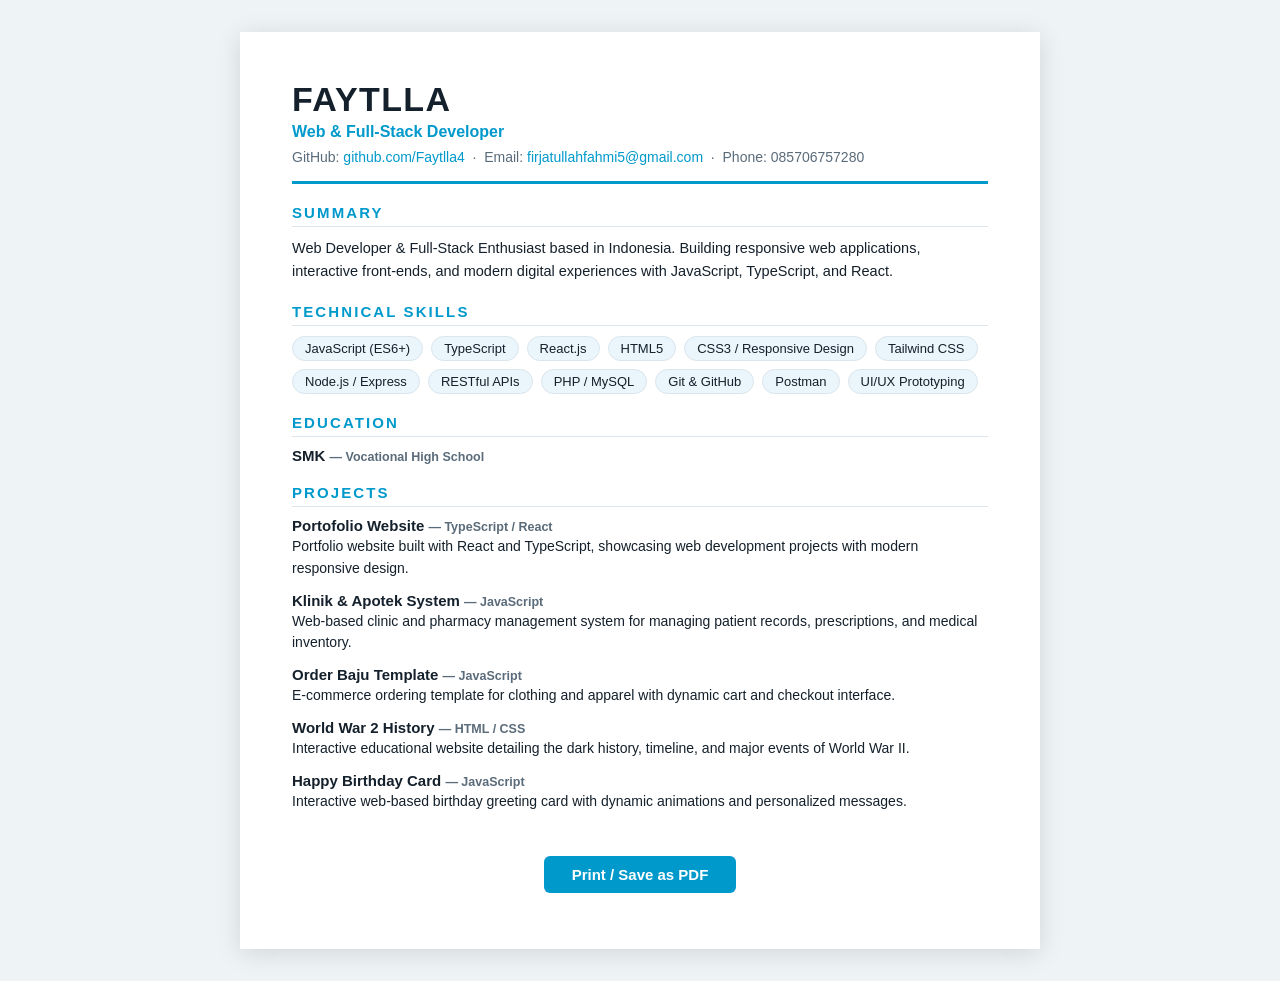
<file: assets/cv/Faytlla_CV.html>
<!DOCTYPE html>
<html lang="en">
<head>
<meta charset="UTF-8">
<meta name="viewport" content="width=device-width, initial-scale=1.0">
<title>Faytlla — CV</title>
<style>
  :root { --accent: #0099cc; --ink: #14202b; --muted: #5a6b7a; --line: #dbe5ec; }
  * { margin: 0; padding: 0; box-sizing: border-box; }
  body { font-family: 'Segoe UI', Arial, Helvetica, sans-serif; color: var(--ink); background: #eef3f6; }
  .sheet {
    max-width: 800px; margin: 32px auto; background: #fff;
    padding: 48px 52px; box-shadow: 0 4px 24px rgba(0,0,0,.12);
  }
  header { border-bottom: 3px solid var(--accent); padding-bottom: 16px; margin-bottom: 20px; }
  header h1 { font-size: 34px; letter-spacing: .04em; text-transform: uppercase; }
  header .role { color: var(--accent); font-weight: 700; font-size: 16px; margin-top: 4px; }
  header .links { margin-top: 8px; font-size: 14px; color: var(--muted); }
  header .links a { color: var(--accent); text-decoration: none; }
  section { margin-bottom: 20px; }
  h2 {
    font-size: 15px; text-transform: uppercase; letter-spacing: .14em;
    color: var(--accent); border-bottom: 1px solid var(--line);
    padding-bottom: 5px; margin-bottom: 10px;
  }
  p.summary { font-size: 14.5px; line-height: 1.6; }
  .skills { display: flex; flex-wrap: wrap; gap: 8px; }
  .skills span {
    font-size: 13px; background: #eaf6fb; border: 1px solid var(--line);
    border-radius: 20px; padding: 4px 12px;
  }
  .proj { margin-bottom: 12px; }
  .proj h3 { font-size: 15px; }
  .proj h3 a { color: var(--ink); text-decoration: none; }
  .proj h3 a:hover { color: var(--accent); }
  .proj .stack { font-size: 12.5px; color: var(--muted); font-weight: 600; }
  .proj p { font-size: 14px; line-height: 1.55; margin-top: 2px; }
  .print-bar { text-align: center; margin: 0 auto 8px; padding-top: 24px; }
  .print-bar button {
    background: var(--accent); color: #fff; border: 0; border-radius: 6px;
    font-size: 15px; font-weight: 700; padding: 10px 28px; cursor: pointer;
  }
  @media print {
    body { background: #fff; }
    .sheet { box-shadow: none; margin: 0; max-width: none; padding: 0; }
    .print-bar { display: none; }
    a { text-decoration: none; color: var(--ink); }
  }
</style>
</head>
<body>
<div class="sheet">
  <header>
    <h1>Faytlla</h1>
    <div class="role">Web &amp; Full-Stack Developer</div>
    <div class="links">GitHub: <a href="https://github.com/Faytlla4">github.com/Faytlla4</a> &nbsp;·&nbsp; Email: <a href="mailto:firjatullahfahmi5@gmail.com">firjatullahfahmi5@gmail.com</a> &nbsp;·&nbsp; Phone: 085706757280</div>
  </header>

  <section>
    <h2>Summary</h2>
    <p class="summary">Web Developer &amp; Full-Stack Enthusiast based in Indonesia. Building responsive web applications, interactive front-ends, and modern digital experiences with JavaScript, TypeScript, and React.</p>
  </section>

  <section>
    <h2>Technical Skills</h2>
    <div class="skills">
      <span>JavaScript (ES6+)</span><span>TypeScript</span><span>React.js</span>
      <span>HTML5</span><span>CSS3 / Responsive Design</span><span>Tailwind CSS</span>
      <span>Node.js / Express</span><span>RESTful APIs</span><span>PHP / MySQL</span>
      <span>Git &amp; GitHub</span><span>Postman</span><span>UI/UX Prototyping</span>
    </div>
  </section>

  <section>
    <h2>Education</h2>
    <div class="proj">
      <h3>SMK <span class="stack">— Vocational High School</span></h3>
    </div>
  </section>

  <section>
    <h2>Projects</h2>
    <div class="proj">
      <h3><a href="https://github.com/Faytlla4/portofolio">Portofolio Website</a> <span class="stack">— TypeScript / React</span></h3>
      <p>Portfolio website built with React and TypeScript, showcasing web development projects with modern responsive design.</p>
    </div>
    <div class="proj">
      <h3><a href="https://github.com/Faytlla4/klinikapotek">Klinik &amp; Apotek System</a> <span class="stack">— JavaScript</span></h3>
      <p>Web-based clinic and pharmacy management system for managing patient records, prescriptions, and medical inventory.</p>
    </div>
    <div class="proj">
      <h3><a href="https://github.com/Faytlla4/order_baju_template">Order Baju Template</a> <span class="stack">— JavaScript</span></h3>
      <p>E-commerce ordering template for clothing and apparel with dynamic cart and checkout interface.</p>
    </div>
    <div class="proj">
      <h3><a href="https://github.com/Faytlla4/world_war2">World War 2 History</a> <span class="stack">— HTML / CSS</span></h3>
      <p>Interactive educational website detailing the dark history, timeline, and major events of World War II.</p>
    </div>
    <div class="proj">
      <h3><a href="https://github.com/Faytlla4/happybirthday">Happy Birthday Card</a> <span class="stack">— JavaScript</span></h3>
      <p>Interactive web-based birthday greeting card with dynamic animations and personalized messages.</p>
    </div>
  </section>

  <div class="print-bar"><button onclick="window.print()">Print / Save as PDF</button></div>
</div>
</body>
</html>
</file>
